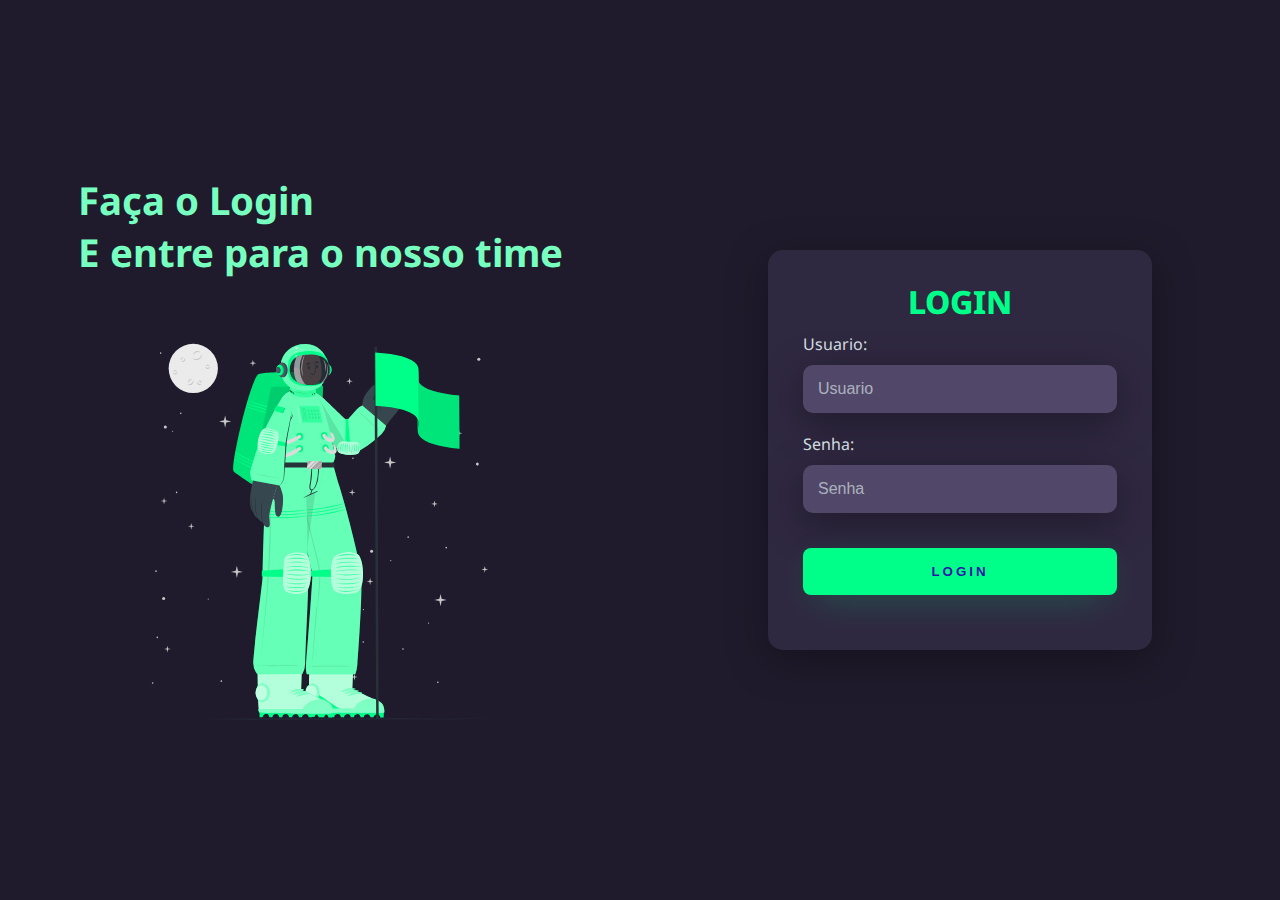
<file: Login page 2/index.html>
<!DOCTYPE html>
<html lang="PT-BR">
<head>
    <meta charset="UTF-8">
    <meta http-equiv="X-UA-Compatible" content="IE=edge">
    <meta name="viewport" content="width=device-width, initial-scale=1.0">
    <title>Login</title>

    <!-- SYTLES -->
    <link rel="stylesheet" href="./css/styles.css">
    
</head>
<body>
    <main>
        <div class="main-login">
            <div class="left-login">
                <h1>Faça o Login<br>E entre para o nosso time</h1>
                <img src="./img/astronaut.svg" class="left-login-image" alt="astronaut">
            </div>
            <div class="right-login">
                <div class="card-login">
                    <h1>LOGIN</h1>
                    <div class="textfield">
                        <label for="usuario">Usuario:</label>
                        <input type="text" name="usuario" placeholder="Usuario">
                    </div>
                    <div class="textfield">
                        <label for="senha">Senha:</label>
                        <input type="password" name="senha" placeholder="Senha">
                    </div>
                    <button class="btn-login">Login</button>
                </div>
            </div>
        </div>
    </main>
    
</body>
</html>
</file>
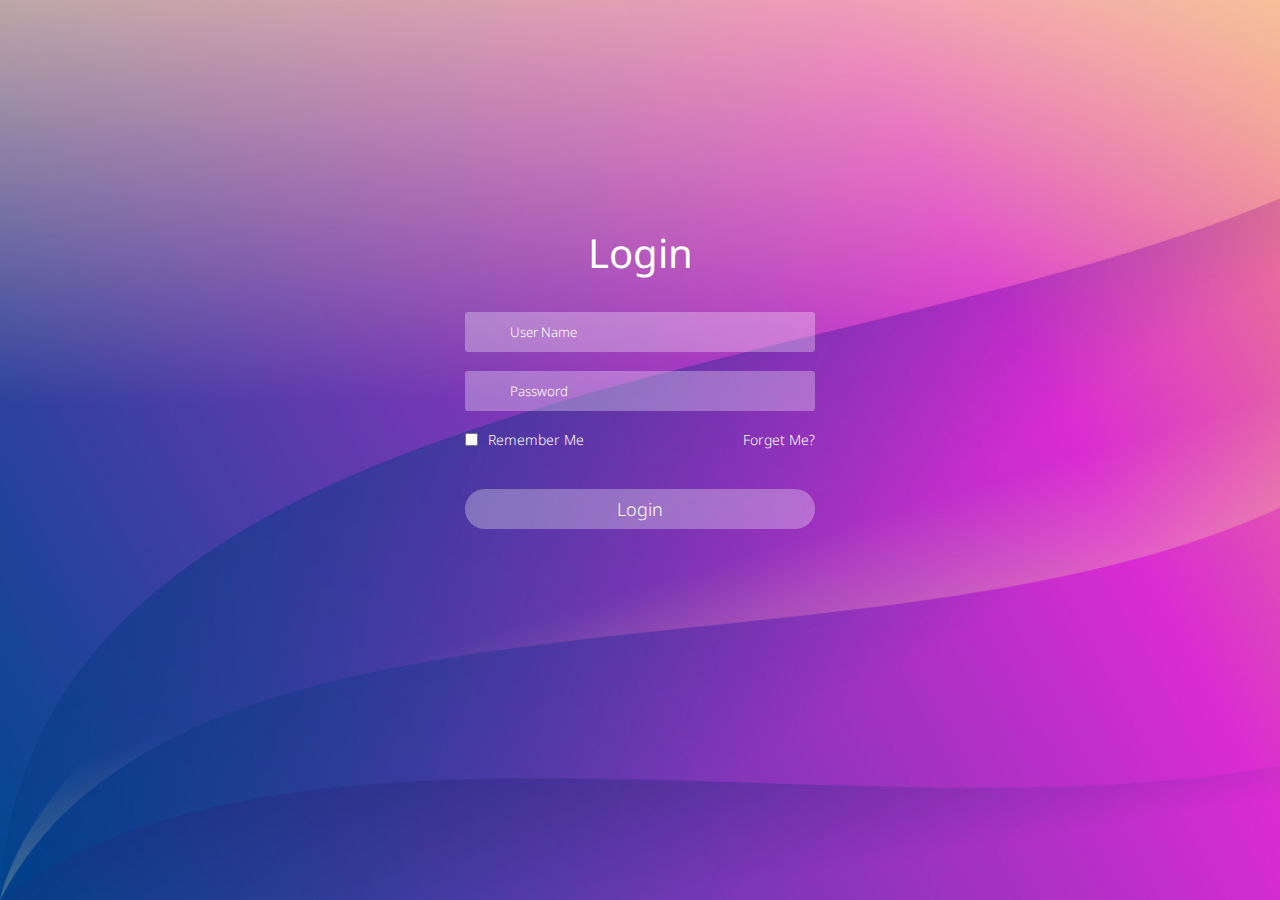
<file: Login page 3/index.html>
<!DOCTYPE html>
<html lang="pt-br">
<head>
  <meta charset="UTF-8">
  <meta http-equiv="X-UA-Compatible" content="IE=edge">
  <meta name="viewport" content="width=device-width, initial-scale=1.0">
  <title>Login Page</title>

  <!-- Styles -->
  <link rel="stylesheet" href="./css/styles.css">

  <link rel="stylesheet" href="https://cdnjs.cloudflare.com/ajax/libs/font-awesome/6.2.1/css/all.min.css" integrity="sha512-MV7K8+y+gLIBoVD59lQIYicR65iaqukzvf/nwasF0nqhPay5w/9lJmVM2hMDcnK1OnMGCdVK+iQrJ7lzPJQd1w==" crossorigin="anonymous" referrerpolicy="no-referrer" />
</head>
<body>
  <main>
    <div class="container">
      <div class="login-area">
        <h1>Login</h1>
        <i class="fa-solid fa-user icon" aria-hidden="true" id="icon-user"></i>
        <input type="text" name="user" placeholder="User Name">
        <i class="fa-solid fa-lock icon" aria-hidden="true" id="icon-password"></i>
        <input type="password" placeholder="Password">
        <div id="login-facilities">
          <input type="checkbox">
          <label for="rememberme">Remember Me</label>
          <a href="#">Forget Me?</a>
        </div>
        <input type="submit" value="Login">
      </div>
      
    
  </main>
  
</body>
</html>
</file>
<file: Login page 2/css/styles.css>
@import url('https://fonts.googleapis.com/css2?family=Noto+Sans:wght@400;700&family=Poppins:wght@300;400;500;600;700&display=swap');
body {
    margin: 0;
    font-family: 'Noto Sans', sans-serif;
}

body * {
    box-sizing: border-box;
}

.main-login {
    width: 100vw;
    height: 100vh;
    background-color: #201b2c;
    display: flex;
    justify-content: center;
    align-items: center;
}

.left-login {
    width: 50vw;
    height: 100vh;
    display: flex;
    align-items: center;
    justify-content: center;
    flex-direction: column;
}

.left-login h1{
    font-size: 3vw;
    color: #77ffc0;

}

.left-login-image {
    width: 35vw;
}

.right-login{
    width: 50vw;
    height: 100vh;
    display: flex;
    align-items: center;
    justify-content: center;
}

.card-login {
    width: 60%;
    display: flex;
    align-items: center;
    justify-content: center;
    flex-direction: column;
    padding: 30px 35px;
    background-color: #2f2841;
    border-radius: 15px;
    box-shadow: 0px 10px 40px #00000056;
}

.card-login > h1 {
    color: #00ff88;
    font-weight: 800;
    margin: 0;
}

.textfield {
    width: 100%;
    display: flex;
    flex-direction: column;
    align-items: flex-start;
    justify-content: center;
    margin: 10px 0;
}

.textfield > input {
    width:  100%;
    border: none;
    border-radius: 10px;
    padding: 15px;
    background-color: #514869;
    color: #f0ffffde;
    font-size: 12pt;
    box-shadow: 0px 10px 40px #00000056 ;
    outline: none;
    /* box-sizing: border-box; */
}

.textfield label {
    color: #f0ffffde;
    margin-bottom: 10px;
}

.textfield input::placeholder {
    color: #f0ffff94;    
}

.btn-login {
    width: 100%;
    padding: 16px 0;
    margin: 25px;
    border: none;
    border-radius: 8px;
    outline: none;
    text-transform: uppercase;
    font-weight: 800;
    letter-spacing: 3px;
    color: #2b13ab;
    background-color: #00ff88;
    cursor: pointer;
    box-shadow: 0px 10px 40px -12px #00ff8052;
}

@media only screen and (max-width:950px) {
    .card-login {
        width: 85%;
    }
}

@media only screen and (max-width:600px) {
    .main-login {
        flex-direction: column;
    }
    .left-login > h1 {
        display: none;
    }
    .left-login {
        width: 100%;
        height: auto;
    }
    .right-login {
        width: 100%;
        height: auto;
    }
    .left-login-image {
        width: 50vw;
        margin-bottom: 35px;
    }

    .card-login {
        width: 90%;
    }

}
</file>
<file: Login page 3/css/styles.css>
@import url('https://fonts.googleapis.com/css2?family=Noto+Sans:ital,wght@0,300;0,400;0,500;0,600;1,700&display=swap');

*{ 
  margin: 0;
  padding: 0;
  box-sizing: border-box;
  border: none;
  font-family: 'Noto Sans', 'Sans';
  text-decoration: none;
  outline: none;
  color: #fff;
}

body {
  background-image: url(../img/background.jpg);
  background-size: cover;
  background-attachment: fixed
}

.container {
  width: 350px;
  margin-top: 25vh;
  margin-left: auto;
  margin-right: auto;
}

.login-area {
  display: flex;
  justify-content: center;
  align-self: center;
  flex-direction: column;
}

.login-area h1 {
  display: flex;
  justify-content: center;
  margin-bottom: 2rem;
  font-size: 40px;
  font-weight: 400; 
}

.login-area input[type="text"],
input[type="password"] {
  position: relative;
  width: 100%;
  height: 40px;
  display: flex;
  justify-content: center;
  padding: 10px;
  margin-bottom: 1.2rem;
  border-radius: 3px;
  background-color: rgba(255, 255, 255, 0.3);

}
.login-area input[type="text"]::placeholder,
input[type="password"]::placeholder{
  color: rgb(255, 255, 255);
  padding-left: 35px;
  font-weight: 300;
}

#icon-user{
  position: absolute;
  color: rgba(240, 248, 255, 0.9);
  padding: 10px 0 100px 15px;
  

}
#icon-password{
  position: absolute;
  color: rgba(240, 248, 255, 0.9);
  padding: 25px 0 0px 15px;
}

#login-facilities {  
  display: flex;
  justify-content: space-between;
  align-items: center;
  font-weight: 300;
}

#login-facilities label{
  margin-left: -150px;
  font-size: 14px;
}

#login-facilities a {
  font-size: 14px;
}
#login-facilities input{
  background-color: rgba(251, 251, 251, 0.183);
}

.login-area input[type="submit"]{
  height: 40px;
  background-color: rgba(251, 251, 251, 0.3);
  font-weight: 300; 
  font-size: 18px;  
  margin-top: 2.5rem;
  border-radius: 20px;
  text-align: center;
  cursor: pointer;
  transition: .3s;
}

.login-area input[type="submit"]:hover {
  background-color: rgba(251, 251, 251, 0.4);   
  font-size: 18.5px; 
}
</file>
